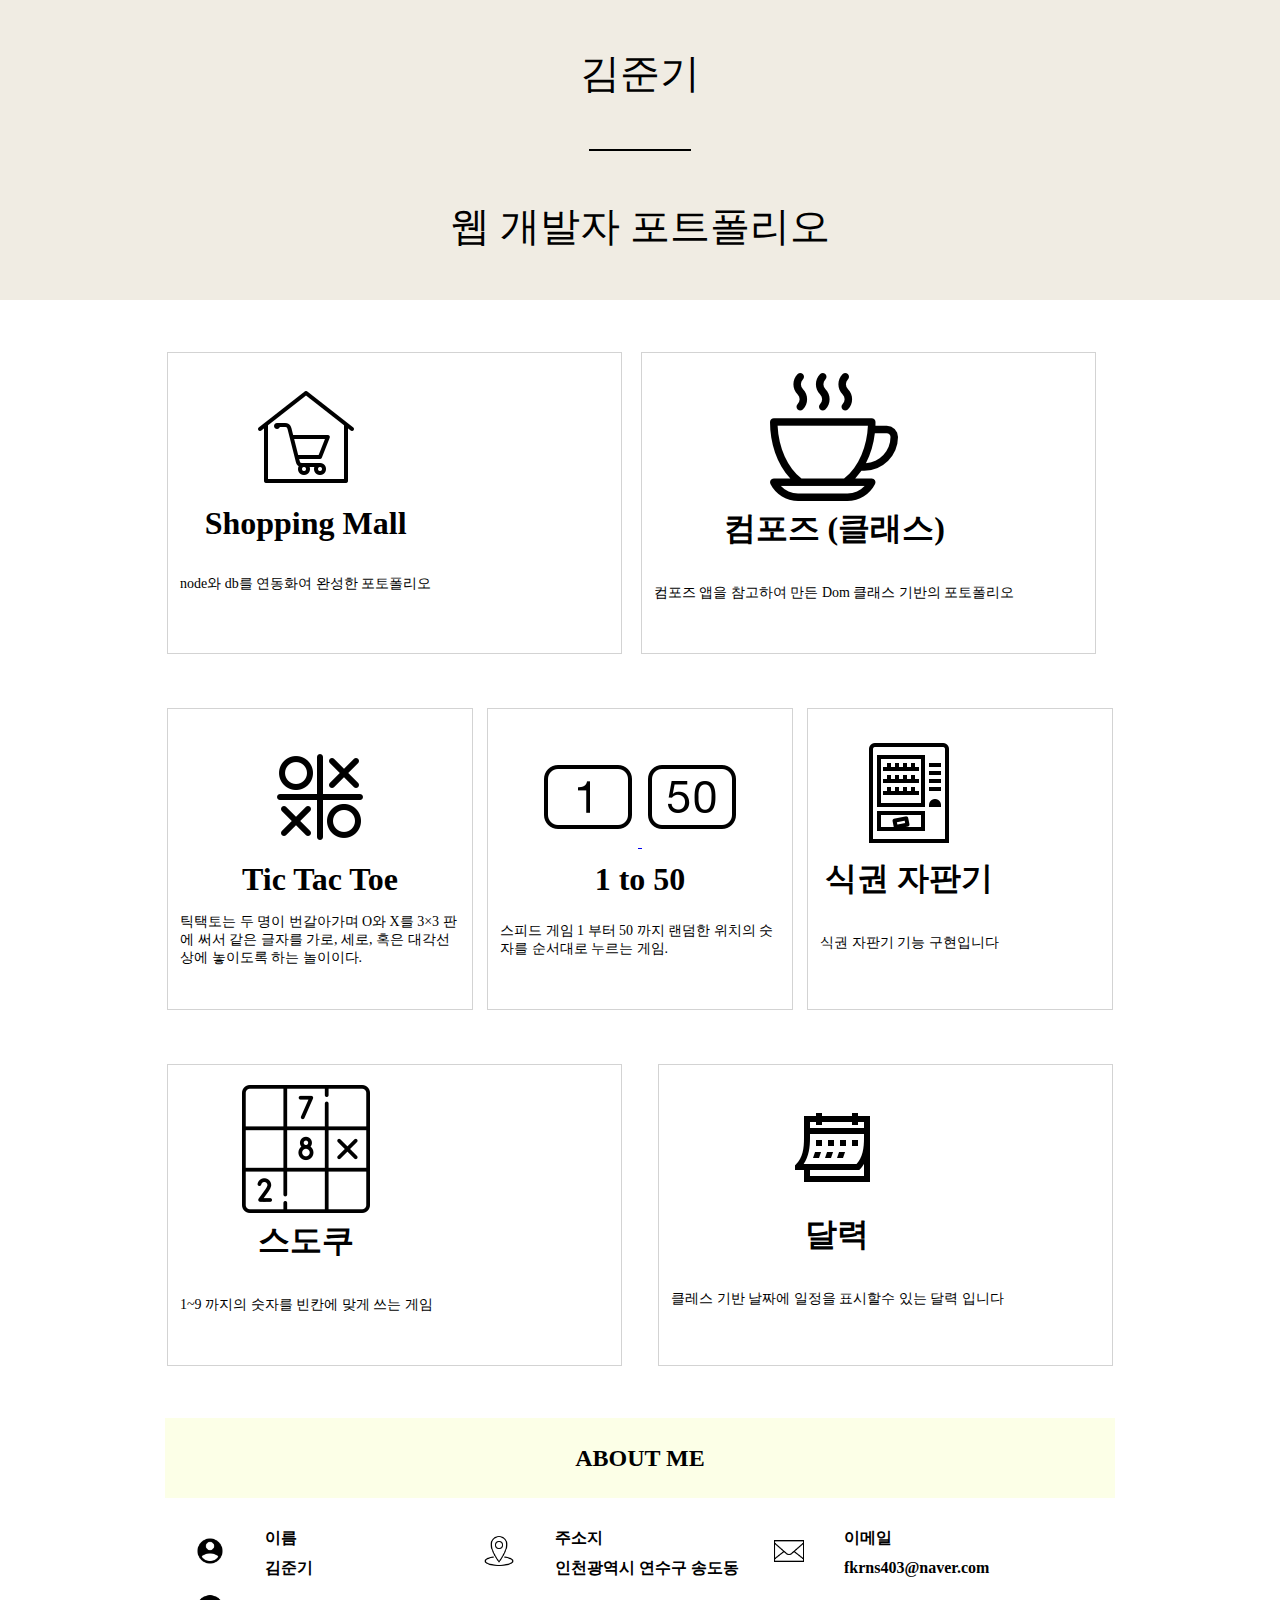
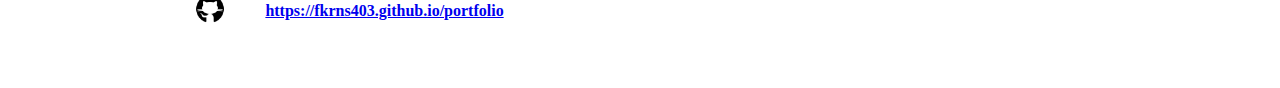
<file: index.html>
<!DOCTYPE html>
<html lang="en">
<head>
    <meta charset="UTF-8">
    <meta http-equiv="X-UA-Compatible" content="IE=edge">
    <meta name="viewport" content="width=device-width, initial-scale=1.0">
    <title>Portfolio</title>
    <link rel="icon" type="image/png" href="icon.png" />
    <style>
        *{
            margin: 0;
            padding: 0;
        }
        #header {
            width: 100%;
            height: 300px;
            background-color: rgb(240, 236, 227);
            text-align: center;
            font-size: 40px;
        }
        .content {
            margin: 0 auto;
            margin-top: 50px;
            text-align: center;
            width: 950px;
        }
        .item {
            width: 300px;
            height: 300px;
            border: 1px solid lightgray;
        }
        .space {
            width: 10px;
        }
        #footer {
            margin: 0 auto;
            margin-top: 50px;
            width: 950px;
            margin-bottom: 50px;
            border-collapse: collapse;
        }
        .footer-header {
            text-align: center;
            height: 80px;
            background-color: rgb(252, 255, 231);
            /* border: 1px solid lightgray; */
        }
        .footer-icon{
            width: 50px;
            text-align: center;
            /* border: 1px solid lightgray; */
        }
        .footer-content{
            padding-left: 10px;
            width: 100px;
            height: 30px;
            font-weight: bold;
            /* border: 1px solid lightgray; */
        }
        .footer-space {
            height: 25px;
        }
        .item-icon {
            height: 120px;
        }
        .item-info {
            text-align: left;
            height: 60px;
            font-size: 14px;
            padding: 10px;
        }
        
    </style>
</head>
<body>
    
    <!--
        [1] 색상 조합 : https://colorhunt.co/
        [2] 아이콘 : https://icons8.kr/icons

    -->

    <table id="header">
        <tr>
            <td>
                김준기
            </td>
        </tr>

        <tr>
            <td align="center">
                <hr width="100px" color="black">
            </td>
        </tr>
        <tr>
            <td>
                웹 개발자 포트폴리오
            </td>
        </tr>
    </table>

    <table class="content">
        <tr>
            <td class="item">
                <table>
                    <tr>
                        <td class="item-icon">
                            <a href="http://kim0104.cafe24app.com/">
                                <img src="shopping.png">
                            </a>
                        </td>
                    </tr>
                    <tr>
                        <td class="item-title">
                            <h1>Shopping Mall</h1>
                        </td>
                    </tr>
                    <tr>
                        <td class="item-info">
                            node와 db를 연동화여 완성한 포토폴리오
                        </td>
                    </tr>
                </table>
            </td>
            <td class="space"></td>
            <td class="item">
                <table>
                    <tr>
                        <td class="item-icon">
                            <a href="./클래스shop/index.html">
                                <img src="cafe.png">
                            </a>
                        </td>
                    </tr>
                    <tr>
                        <td class="item-title"><h1>컴포즈 (클래스)</h1></td>
                    </tr>
                    <tr>
                        <td class="item-info">컴포즈 앱을 참고하여
                            만든 Dom 클래스 기반의 포토폴리오
                        </td>
                    </tr>
                </table>
            </td>
            <td class="space"></td>
        </tr>
    </table>

    <table class="content">
        <tr>
            <td class="item">
                <table>    
                    <tr>         
                        <td class="item-icon">
                            <a href="./틱택토/index.html">
                                <img src="ttt.png">    
                            </a>       
                        </td>
                    </tr>
                        <tr>
                            <td class="item-title">
                                <h1>Tic Tac Toe</h1>              
                            </td>
                        </tr>
                        
                        <tr>
                            <td class="item-info">틱택토는 두 명이 번갈아가며 O와 X를 
                                3×3 판에 써서 같은 글자를 가로, 세로, 
                                혹은 대각선 상에 놓이도록 하는 놀이이다. 
                            </td>
                        </tr>
                   
                </table>
            </td>
            <td class="space"></td>
            <td class="item">
                <table>
                    <tr>
                        <td class="item-icon">
                            <a href="./스피드게임_1to50/index.html">
                                <img src="icons1.png">
                                <img src="icons50.png"> 
                            </a>
  
                        </td>
                    </tr>
                    <tr>
                        <td class="item-title"><h1>1 to 50</h1></td>
                    </tr>
                    <tr>
                        <td class="item-info">스피드 게임 1 부터 50 까지 랜덤한 위치의
                            숫자를 순서대로 누르는 게임. 
                        </td>
                    </tr>
                </table>
            </td>
            <td class="space"></td>
            <td class="item">
                <table>
                    <tr>
                      
                        <td class="item-icon">  
                            <a href="./식권자판기/index.html">
                                <img src="vending.png">
                            </a>
                        </td>
                    </tr>
                    <tr>
                        <td class="item-title"><h1>식권 자판기</h1></td>
                    </tr>
                    <tr>
                        <td class="item-info">식권 자판기 기능 구현입니다
                        </td>
                    </tr>
                </table>
            </td>
        </tr>
    </table>

    <table class="content">
        <tr>
            <td class="item">
                <table>
                    <tr>
                        <td class="item-icon">

                            <a href="./스도쿠/main.html">
                                <img src="sudoku.png">
                            </a>
                        </td>
                    </tr>
                    <tr>
                        <td class="item-title">
                            <h1>스도쿠</h1>
                        </td>
                    </tr>
                    
                    <tr>
                        <td class="item-info">
                            1~9 까지의 숫자를 빈칸에 맞게 쓰는 게임
                        </td>
                    </tr>
                </table>
            </td>
            <td class="space"></td>
            <td class="space"></td>
            <td class="item">
                <table>
                    <tr>
                        <td class="item-icon">
                            <a href="./달력/index.html">
                                <img src="calendar.png">

                            </a>
                        </td>
                    </tr>
                    <tr>
                        <td class="item-title"><h1>달력</h1></td>
                    </tr>
                    <tr>
                        <td class="item-info"> 클레스 기반 날짜에 일정을 표시할수 있는 달력 입니다
                        </td>
                    </tr>
                </table>
            </td>
        </tr>
    </table>

    <table id="footer">
        <tr>
            <td class="footer-header" colspan="6"><h2>ABOUT ME</h2></td>
        </tr>
        <tr>
            <td class="footer-space" colspan="6"></td>
        </tr>
        <tr>
            <td class="footer-icon" rowspan="2"><img src="person.png" width="30px"></td>
            <td class="footer-content">이름</td>
            <td class="footer-icon" rowspan="2"><img src="address.png" width="30px"></td>
            <td class="footer-content">주소지</td>
            <td class="footer-icon" rowspan="2"><img src="email.png" width="30px"></td>
            <td class="footer-content">이메일</td>
        </tr>
        <tr>
            <td class="footer-content">김준기</td>
            <td class="footer-content">인천광역시 연수구 송도동</td>
            <td class="footer-content">fkrns403@naver.com</td>
        </tr>
        <tr>
            <td class="footer-icon" style="height: 55px;">
                <img src="github.png" width="30px">
            </td>
            <td class="footer-content" colspan="5"><a href="https://fkrns403.github.io/portfolio/">https://fkrns403.github.io/portfolio</a></td>
        </tr>
    </table>

</body>
</html>
</file>
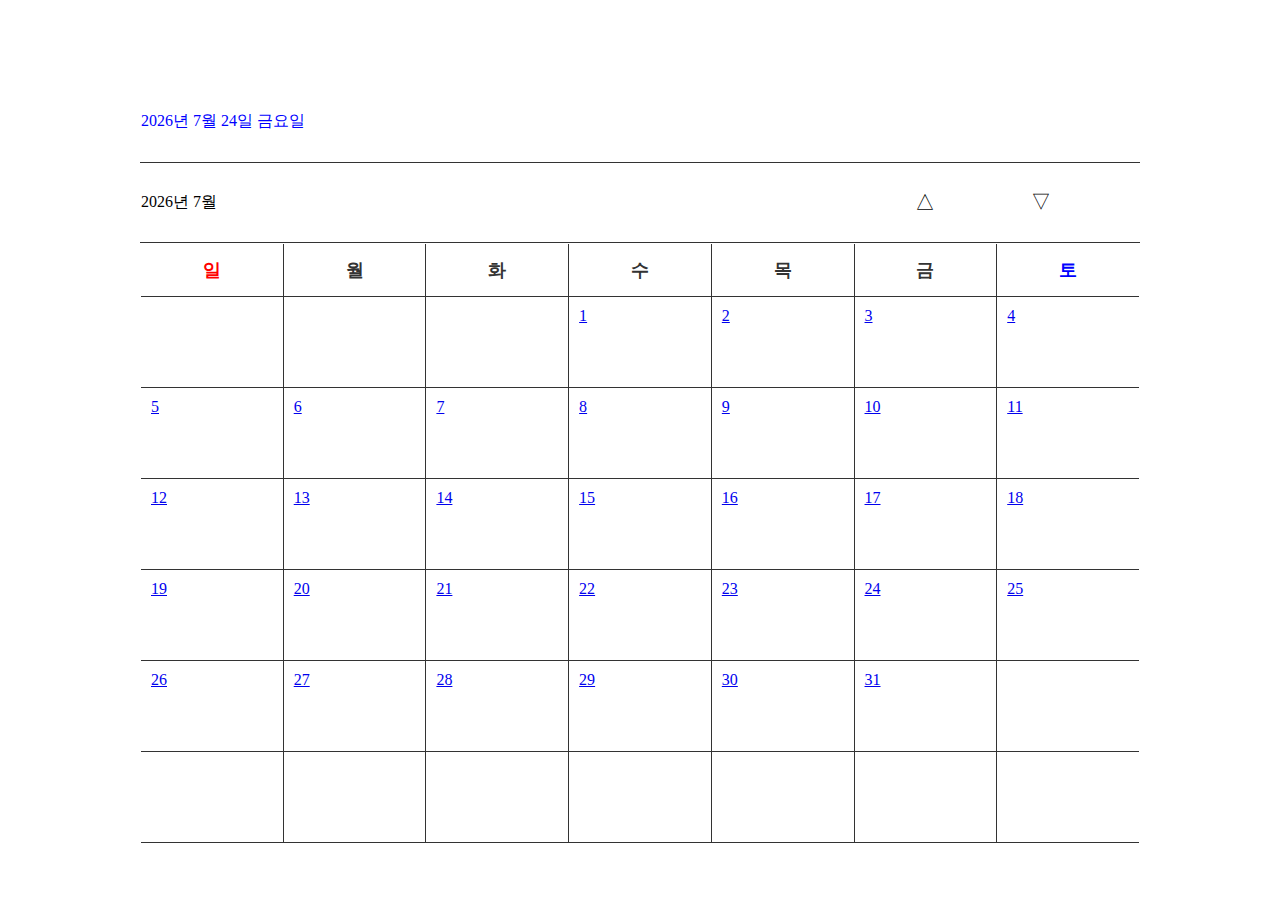
<file: 달력/index.html>
<!DOCTYPE html>
<html lang="ko">
<head>
    <meta charset="UTF-8">
    <meta http-equiv="X-UA-Compatible" content="IE=edge">
    <meta name="viewport" content="width=device-width, initial-scale=1.0">
    <title>Document</title>

    <script src="main.js" type="module"></script>

    <style>
        :root {
            --color: "009223";
        }
    </style>

</head>
<body>
    <div id="header"></div>
    <div id="content"></div>
</body>
</html>
</file>
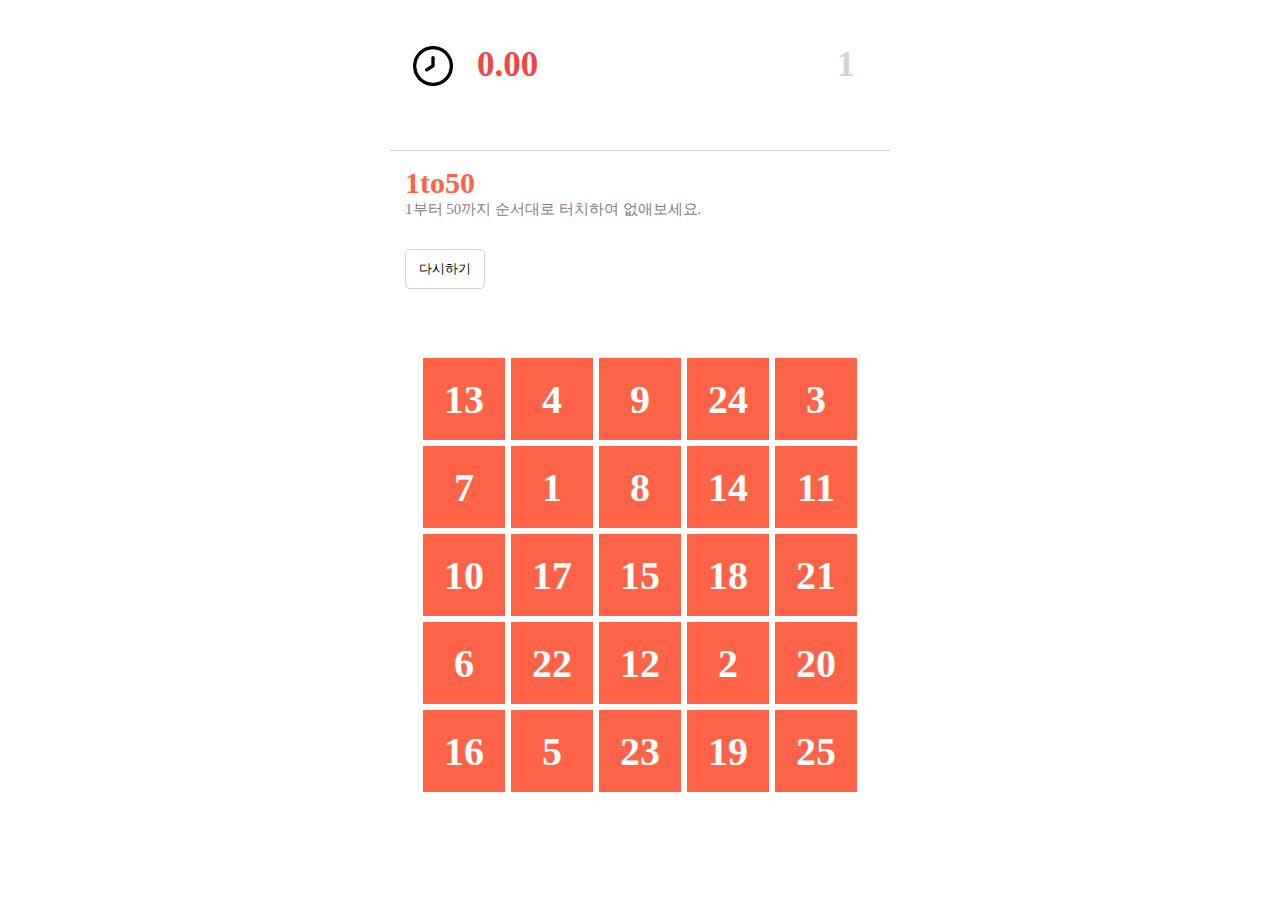
<file: 스피드게임_1to50/index.html>
<!DOCTYPE html>
<html lang="en">
<head>
    <meta charset="UTF-8">
    <meta http-equiv="X-UA-Compatible" content="IE=edge">
    <meta name="viewport" content="width=device-width, initial-scale=1.0">
    <title>Document</title>

    <style>

        /* timer */
        #timerTable {
            margin: 0 auto;
            margin-top: 30px;
            width: 500px;
            height: 70px;
        }
        #timerTd {
            font-size: 35px;
            font-weight: bold;
            color: rgb(240, 70, 70);
        }
        #gameNumTd {
            width: 50px;
            font-size: 35px;
            font-weight: bold;
            color: lightgray;
        }
        #imgTd {
            width: 80px;
        }
        #timerImg {
            padding-left: 20px;
            padding-top: 5px;
            width: 40px;
        }

        #headerTable {
            margin: 0 auto;
            margin-top: 50px;
            margin-bottom: 50px;
            border-collapse: collapse;
            border-top: 1px solid lightgray;
            width: 500px;
            height: 150px;
        }
        #headerTable td {
            padding: 15px;
        }
        #mainText {
            font-size: 30px;
            font-weight: bold;
            color: tomato;
        }
        #subText {
            font-size: 15px;
            color: gray;
        }
        #replyBtn {
            width: 80px;
            height: 40px;
            background-color: white;
            border: 1px solid lightgray;
            border-radius: 5px;
            cursor: pointer;
        }  

        /* game */
        #gameTable {
            margin: 0 auto;
            text-align: center;
        }
        .block {
            width: 80px;
            height: 80px;
            border-collapse: collapse;
            border: 2px solid white;
            background-color: tomato;
            cursor: pointer;

            font-size: 40px;
            font-weight: bold;
            color: white;
        }
        
    </style>

</head>
<body>

    <table id="timerTable">
        <tr>
            <td id="imgTd"><img id="timerImg" src="timer.png"></td>
            <td id="timerTd">0.00</td>
            <td id="gameNumTd">1</td>
        </tr>
    </table>

    <table id="headerTable">
        <tr>
            <td >
                <div id="mainText">1to50</div>
                <div id="subText">1부터 50까지 순서대로 터치하여 없애보세요.</div>
            </td>
        </tr>
        <tr>
            <td>
                <button id="replyBtn" onclick="reply()">다시하기</button>
            </td>
        </tr>
    </table>

    <table id="gameTable">
        <tr>
            <td class="block">1</td>
            <td class="block">2</td>
            <td class="block">3</td>
            <td class="block">4</td>
            <td class="block">5</td>
        </tr>
        <tr>
            <td class="block">6</td>
            <td class="block">7</td>
            <td class="block">8</td>
            <td class="block">9</td>
            <td class="block">10</td>
        </tr>
        <tr>
            <td class="block">11</td>
            <td class="block">12</td>
            <td class="block">13</td>
            <td class="block">14</td>
            <td class="block">15</td>
        </tr>
        <tr>
            <td class="block">16</td>
            <td class="block">17</td>
            <td class="block">18</td>
            <td class="block">19</td>
            <td class="block">20</td>
        </tr>
        <tr>
            <td class="block">21</td>
            <td class="block">22</td>
            <td class="block">23</td>
            <td class="block">24</td>
            <td class="block">25</td>
        </tr>
    </table>

    <script>

        let gameNum = 1;
        let size = 5;
        let frontList = [];
        let backList = [];

        let second = 0;
        let timer = 0;
        
        function setTime() {
            second += 1;

            let share = parseInt(second / 100);
            let modNum = second % 100;
            if(modNum < 10) {
                modNum = "0" + modNum;
            }
            let result = share + "." + modNum;

            document.querySelector("#timerTd").innerText = result;
        }

        function shuffle() {
            for(let i=0; i<50; i++) {
                let y = Math.floor(Math.random() * size);
                let x = Math.floor(Math.random() * size);
                let temp = frontList[0][0];
                frontList[0][0] = frontList[y][x];
                frontList[y][x] = temp;

                y = Math.floor(Math.random() * size);
                x = Math.floor(Math.random() * size);
                temp = backList[0][0];
                backList[0][0] = backList[y][x];
                backList[y][x] = temp;
            }
        }

        function setData() {
            let $gameTable = document.querySelector("#gameTable");

            for(let i=0; i<size; i++) {
                for(let j=0; j<size; j++) {
                    $gameTable.children[0].children[i].children[j].innerText = frontList[i][j];
                    $gameTable.children[0].children[i].children[j].addEventListener("click", checkBlock);
                }
            }
        }

        function checkBlock(e) {
            let $gameTable = document.querySelector("#gameTable");

            for(let i=0; i<size; i++) {
                for(let j=0; j<size; j++) {
                    if(e.target == $gameTable.children[0].children[i].children[j]) {
                        if($gameTable.children[0].children[i].children[j].innerText == gameNum) {

                            if(1 <= gameNum && gameNum <= size * size) {
                                $gameTable.children[0].children[i].children[j].innerText = backList[i][j];
                                $gameTable.children[0].children[i].children[j].style.backgroundColor = "rgb(240, 70, 70)";
                            } else {
                                $gameTable.children[0].children[i].children[j].innerText = "";
                                $gameTable.children[0].children[i].children[j].style.cursor = "default";
                                $gameTable.children[0].children[i].children[j].style.backgroundColor = "white";
                            }

                            gameNum += 1;
                        } 
                    }
                }
            }

            if(gameNum >= size * size * 2 + 1) {
                document.querySelector("#gameNumTd").innerText = size * size * 2;
            } else {
                document.querySelector("#gameNumTd").innerText = gameNum;
            }

            if(gameNum == 2) {
                timer = setInterval(setTime, 10);
            }

            if(gameNum == size * size * 2 + 1) {
                clearInterval(timer);
            }
        }

        function reply() {
            location.href="index.html";
        }

        function init() {
            let num = 1;
            for(let i=0; i<size; i++) {
                let frontTemp = [];
                let backTemp = [];
                for(let j=0; j<size; j++) {
                    frontTemp.push(num);
                    backTemp.push(num + size * size);
                    num += 1;
                }
                frontList.push(frontTemp);
                backList.push(backTemp);
            }

            

            shuffle();
            setData();

        }

        init();

        

    </script>

</body>
</html>
</file>
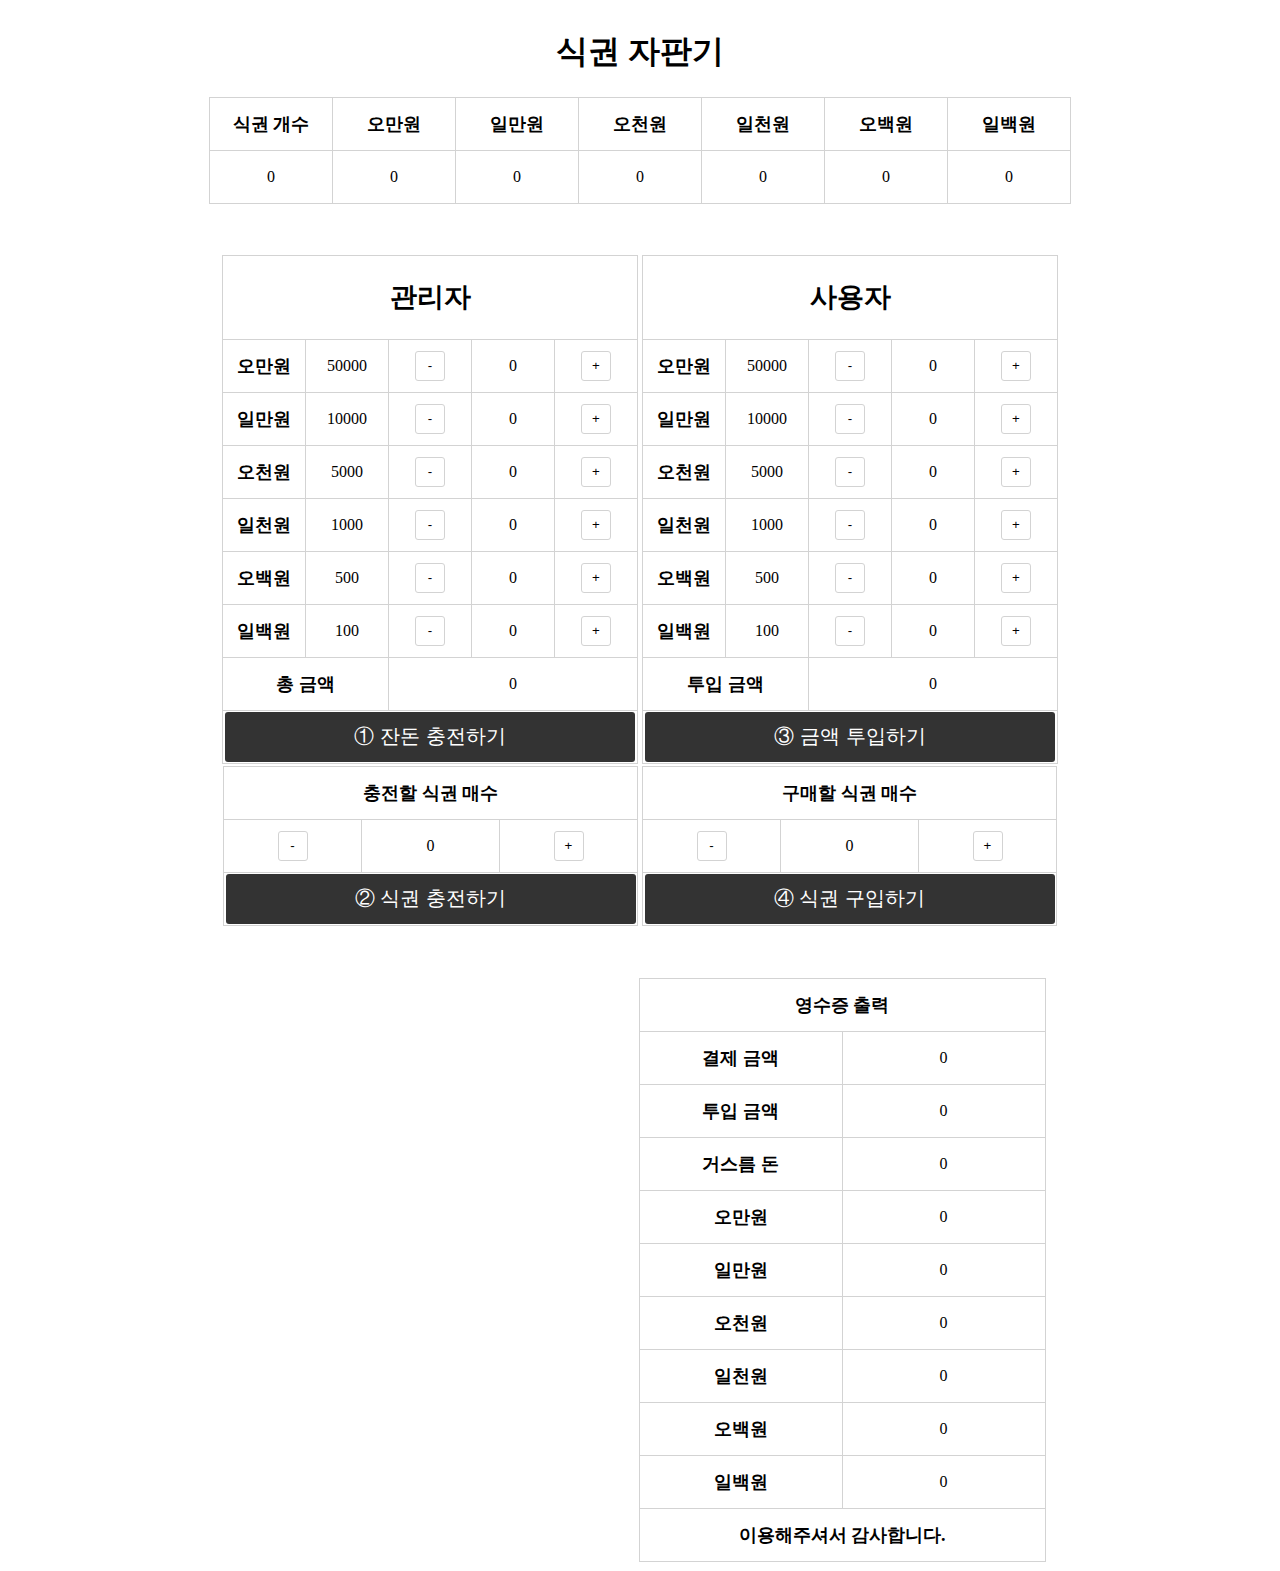
<file: 식권자판기/index.html>
<!DOCTYPE html>
<html lang="ko">
<head>
    <meta charset="UTF-8">
    <meta http-equiv="X-UA-Compatible" content="IE=edge">
    <meta name="viewport" content="width=device-width, initial-scale=1.0">
    <title>Document</title>
    <style>
        table {
            border-collapse: collapse;
        }

        #headerTable {
            margin: 0 auto;
            text-align: center;
        }
        #statusTable {
            margin: 0 auto;
            text-align: center;
        }
        .centerTable {
            margin: 0 auto;
            text-align: center;
        }

        #statusTable td, 
        #LcountTable td, 
        #RcountTable td, 
        #LticketCountTable td, 
        #RticketCountTable td, 
        #receiptTable td {
            border: 1px solid lightgray;
        }

        #statusTable td {
            width: 120px;
            height: 50px;
        }

        .emptyTable {
            height: 50px;
        }

        #LcountTable td, #RcountTable td {
            width: 80px;
            height: 50px;
        }

        .LminusBtn, .LplusBtn, .RminusBtn, .RplusBtn {
            cursor: pointer;
            width: 30px;
            height: 30px;
            background: white;
            border: 1px solid lightgray;
            border-radius: 3px;
        }
        .blackBtn {
            cursor: pointer;
            width: 410px;
            height: 50px;
            border: 0;
            background: #333333;
            border-radius: 3px;

            font-size: 20px;
            color: white;
        }

        #LticketCountTable td, #RticketCountTable td {
            width: 135px;
            height: 50px;
        }

        #receiptTable td {
            width: 200px;
            height: 50px;
        }
        #receiptEmptyTd {
            width: 400px;
        }

        #statusTable tr:nth-child(1) {
            font-size: 18px;
            font-weight: bold;
        }

        #LcountTable td:nth-child(1), 
        #RcountTable td:nth-child(1), 
        #LticketCountTable td:nth-child(1), 
        #LticketCountTable td:nth-child(1), 
        #RticketCountTable td:nth-child(1),
        #receiptTable td:nth-child(1) {
            font-size: 18px;
            font-weight: bold;
        }
    </style>
</head>
<body>

<!--
    [예시1]
    (1) 잔돈 충전하기 : 오백원(5), 일백원(5)
    (2) 충전할 식권 매수 : 5
    (3) 급액 투입하기 : 오천원(1)
    (4) 식권 구입하기 : 1
    (5) 영수증 출력
        1) 결제 금액 : 3200
        2) 투입 금액 : 5000
        3) 거스름 돈 : 1800
        4) 오백원 : 3
        5) 일백원 : 3
    (6) 결과
        1) 식권 개수 : 4
        2) 오만원(0), 일만원(0), 오천원(1), 일천원(0) 오백원(2) 일백원(2)

    [예시2]
    (1) 잔돈 충전하기 : 일천원(1), 오백원(5), 일백원(5)
    (2) 충전할 식권 매수 : 5
    (3) 금액 투입하기 : 일만원(1)
    (4) 식권 구입하기 : 1
    (5) 영수증 출력
        * 잔돈이 부족해 거래 불가
        1) 결제 금액 : 3200
        2) 투입 금액 : 10000
        3) 거스름 돈 : 6800

    [예시3]
    (1) 잔돈 충전하기 : 오천원(1), 일천원(1), 오백원(5), 일백원(5)
    (2) 충전할 식권 매수 : 5
    (3) 금액 투입하기 : 일만원(1)
    (4) 식권 구입하기 : 1
    (5) 영수증 출력
        1) 결제 금액 : 3200
        2) 투입 금액 : 10000
        3) 거스름 돈 : 6800
        4) 오천원 : 1
        5) 일천원 : 1
        6) 오백원 : 1
        7) 일백원 : 3
    (6) 결과
        1) 식권 개수 : 4
        2) 오만원(0), 일만원(1), 오천원(0), 일천원(0) 오백원(4) 일백원(2)
 -->

    <table id="headerTable">
        <tr>
            <td colspan="7">
                <h1>식권 자판기</h1>
            </td>
        </tr>
    </table>

    <table id="statusTable">
        <tr>
            <td>식권 개수</td>
            <td>오만원</td>
            <td>일만원</td>
            <td>오천원</td>
            <td>일천원</td>
            <td>오백원</td>
            <td>일백원</td>
        </tr>
        <tr>
            <td id="statusTicket">0</td>
            <td class="statusCount">0</td>
            <td class="statusCount">0</td>
            <td class="statusCount">0</td>
            <td class="statusCount">0</td>
            <td class="statusCount">0</td>
            <td class="statusCount">0</td>
        </tr>
    </table>

    <table class="emptyTable"></table>

    <table class="centerTable">
        <tr>
            <td>
                <table id="LcountTable">
                    <tr>
                        <td colspan="5">
                            <h2>관리자</h2>
                        </td>
                    </tr>
                    <tr>
                        <td>오만원</td>
                        <td>50000</td>
                        <td><button class="LminusBtn">-</button></td>
                        <td class="Lcount">0</td>
                        <td><button class="LplusBtn">+</button></td>
                    </tr>
                    <tr>
                        <td>일만원</td>
                        <td>10000</td>
                        <td><button class="LminusBtn">-</button></td>
                        <td class="Lcount">0</td>
                        <td><button class="LplusBtn">+</button></td>
                    </tr>
                    <tr>
                        <td>오천원</td>
                        <td>5000</td>
                        <td><button class="LminusBtn">-</button></td>
                        <td class="Lcount">0</td>
                        <td><button class="LplusBtn">+</button></td>
                    </tr>
                    <tr>
                        <td>일천원</td>
                        <td>1000</td>
                        <td><button class="LminusBtn">-</button></td>
                        <td class="Lcount">0</td>
                        <td><button class="LplusBtn">+</button></td>
                    </tr>
                    <tr>
                        <td>오백원</td>
                        <td>500</td>
                        <td><button class="LminusBtn">-</button></td>
                        <td class="Lcount">0</td>
                        <td><button class="LplusBtn">+</button></td>
                    </tr>
                    <tr>
                        <td>일백원</td>
                        <td>100</td>
                        <td><button class="LminusBtn">-</button></td>
                        <td class="Lcount">0</td>
                        <td><button class="LplusBtn">+</button></td>
                    </tr>
                    <tr>
                        <td colspan="2">총 금액</td>
                        <td colspan="3" id="Ltotal">0</td>
                    </tr>
                    <tr>
                        <td colspan="5">
                            <button class="blackBtn" onclick="LplusMoney(this)">① 잔돈 충전하기</button>
                        </td>
                    </tr>
                </table>
            </td>
            <td></td>
            <td>
                <table id="RcountTable">
                    <tr>
                        <td colspan="5">
                            <h2>사용자</h2>
                        </td>
                    </tr>
                    <tr>
                        <td>오만원</td>
                        <td>50000</td>
                        <td><button class="RminusBtn">-</button></td>
                        <td class="Rcount">0</td>
                        <td><button class="RplusBtn">+</button></td>
                    </tr>
                    <tr>
                        <td>일만원</td>
                        <td>10000</td>
                        <td><button class="RminusBtn">-</button></td>
                        <td class="Rcount">0</td>
                        <td><button class="RplusBtn">+</button></td>
                    </tr>
                    <tr>
                        <td>오천원</td>
                        <td>5000</td>
                        <td><button class="RminusBtn">-</button></td>
                        <td class="Rcount">0</td>
                        <td><button class="RplusBtn">+</button></td>
                    </tr>
                    <tr>
                        <td>일천원</td>
                        <td>1000</td>
                        <td><button class="RminusBtn">-</button></td>
                        <td class="Rcount">0</td>
                        <td><button class="RplusBtn">+</button></td>
                    </tr>
                    <tr>
                        <td>오백원</td>
                        <td>500</td>
                        <td><button class="RminusBtn">-</button></td>
                        <td class="Rcount">0</td>
                        <td><button class="RplusBtn">+</button></td>
                    </tr>
                    <tr>
                        <td>일백원</td>
                        <td>100</td>
                        <td><button class="RminusBtn">-</button></td>
                        <td class="Rcount">0</td>
                        <td><button class="RplusBtn">+</button></td>
                    </tr>
                    <tr>
                        <td colspan="2">투입 금액</td>
                        <td colspan="3" class="Rtotal">0</td>
                    </tr>
                    <tr>
                        <td colspan="5">
                            <button class="blackBtn" onclick="RplusMoney(this)">③ 금액 투입하기</button>
                        </td>
                    </tr>
                </table>
            </td>
        </tr>
    </table>

    <table class="centerTable">
        <tr>
            <td>
                <table id="LticketCountTable">
                    <tr>
                        <td colspan="3">충전할 식권 매수</td>
                    </tr>
                    <tr>
                        <td><button class="LminusBtn">-</button></td>
                        <td class="Lcount">0</td>
                        <td><button class="LplusBtn">+</button></td>
                    </tr>
                    <tr>
                        <td colspan="3">
                            <button class="blackBtn" onclick="LplusTicket(this)">② 식권 충전하기</button>
                        </td>
                    </tr>
                </table>
            </td>
            <td></td>
            <td>
                <table id="RticketCountTable">
                    <tr>
                        <td colspan="3">구매할 식권 매수</td>
                    </tr>
                    <tr>
                        <td><button class="RminusBtn">-</button></td>
                        <td class="Rcount">0</td>
                        <td><button class="RplusBtn">+</button></td>
                    </tr>
                    <tr>
                        <td colspan="3">
                            <button class="blackBtn" onclick="RplusTicket(this)">④ 식권 구입하기</button>
                        </td>
                    </tr>
                </table>
            </td>
        </tr>
    </table>

    <table class="emptyTable"></table>

    <table class="centerTable">
        <tr>
            <td id="receiptEmptyTd"></td>
            <td></td>
            <td id="receipt">
                <table id='receiptTable'>
                    <tr>
                        <td colspan='2'>영수증 출력</td>
                    </tr>
                    <tr>
                        <td>결제 금액</td>
                        <td id="total">0</td>
                    </tr>
                    <tr>
                        <td>투입 금액</td>
                        <td class="Rtotal">0</td>
                    </tr>
                    <tr>
                        <td>거스름 돈</td>
                        <td id="charge">0</td>
                    </tr>
                    <tr>
                        <td>오만원</td>
                        <td class="receiptCount">0</td>
                    </tr>
                    <tr>
                        <td>일만원</td>
                        <td class="receiptCount">0</td>
                    </tr>
                    <tr>
                        <td>오천원</td>
                        <td class="receiptCount">0</td>
                    </tr>
                    <tr>
                        <td>일천원</td>
                        <td class="receiptCount">0</td>
                    </tr>
                    <tr>
                        <td>오백원</td>
                        <td class="receiptCount">0</td>
                    </tr>
                    <tr>
                        <td>일백원</td>
                        <td class="receiptCount">0</td>
                    </tr>
                    <tr>
                        <td colspan='2'>이용해주셔서 감사합니다.</td>    
                    </tr>
                </table>
            </td>
        </tr>
    </table>

    <script>

        let ticketPrice = 3200;
        let sampleMoneyList = [50000, 10000, 5000, 1000, 500, 100];

        let adminCountList = [0, 0, 0, 0, 0, 0];
        let userCountList = [0, 0, 0, 0, 0, 0];

        let LminusBtnList = document.querySelectorAll(".LminusBtn");
        let LplusBtnList = document.querySelectorAll(".LplusBtn");
        let LcountList = document.querySelectorAll(".Lcount");

        let RminusBtnList = document.querySelectorAll(".RminusBtn");
        let RplusBtnList = document.querySelectorAll(".RplusBtn");
        let RcountList = document.querySelectorAll(".Rcount");

        for(let i=0; i<7; i++) {
            LminusBtnList[i].addEventListener("click", LminusClick);
            LplusBtnList[i].addEventListener("click", LplusClick);
            RminusBtnList[i].addEventListener("click", RminusClick);
            RplusBtnList[i].addEventListener("click", RplusClick);
        }

        function LminusClick(e) {
            for(let i=0; i<LminusBtnList.length; i++) {
                if(e.target == LminusBtnList[i]) {
                    if(Number( LcountList[i].textContent) > 0) {
                        LcountList[i].textContent = Number(LcountList[i].textContent) - 1;
                    }
                }
            }
        }
        function LplusClick(e) {
            for(let i=0; i<LplusBtnList.length; i++) {
                if(e.target == LplusBtnList[i]) {
                    LcountList[i].textContent = Number(LcountList[i].textContent) + 1;
                }
            }
        }
        function RminusClick(e) {
            for(let i=0; i<RminusBtnList.length; i++) {
                if(e.target == RminusBtnList[i]) {
                    if(Number( RcountList[i].textContent) > 0) {
                        RcountList[i].textContent = Number(RcountList[i].textContent) - 1;
                    }
                }
            }
        }
        function RplusClick(e) {
            for(let i=0; i<RplusBtnList.length; i++) {
                if(e.target == RplusBtnList[i]) {
                    RcountList[i].textContent = Number(RcountList[i].textContent) + 1;
                }
            }
        }

        function disableBtn(dir, obj) {
            obj.setAttribute("disabled", "disabled");
            obj.style.background = "gray";

            if(dir == "left") {
                for(let i=0; i<LminusBtnList.length - 1; i++) {
                    LminusBtnList[i].setAttribute("disabled", "disabled");
                    LplusBtnList[i].setAttribute("disabled", "disabled");
                }
            } else {
                for(let i=0; i<RminusBtnList.length - 1; i++) {
                    RminusBtnList[i].setAttribute("disabled", "disabled");
                    RplusBtnList[i].setAttribute("disabled", "disabled");
                }
            }

            zeroBtn(dir);
        }

        function zeroBtn(dir) {
            if(dir == "left") {
                for(let i=0; i<LcountList.length; i++) {
                    LcountList[i].textContent = 0;
                }
            } else {
                for(let i=0; i<RcountList.length; i++) {
                    RcountList[i].textContent = 0;
                }
            }
        }

        function setTotal(dir) {
            let total = 0;
            if(dir == "left") {
                for(let i=0; i<sampleMoneyList.length; i++) {
                    adminCountList[i] = Number(LcountList[i].textContent);
                    total += sampleMoneyList[i] * Number(LcountList[i].textContent);
                }
                document.querySelector("#Ltotal").textContent = total;
            } else {
                for(let i=0; i<sampleMoneyList.length; i++) {
                    userCountList[i] = Number(RcountList[i].textContent);
                    total += sampleMoneyList[i] * Number(RcountList[i].textContent);
                }
                let rTotalList = document.querySelectorAll(".Rtotal");
                for(let i=0; i<rTotalList.length; i++) {
                    rTotalList[i].textContent = total;
                }
            }
        }

        function LplusMoney(obj) {
            let statusCountList = document.querySelectorAll(".statusCount");
            for(let i=0; i<statusCountList.length; i++) {
                statusCountList[i].textContent = LcountList[i].textContent;
            }

            setTotal("left");
            disableBtn("left", obj);
        }

        function RplusMoney(obj) {
            setTotal("right");
            disableBtn("right", obj);
        }
   
        function LplusTicket(obj) {
            document.querySelector("#statusTicket").textContent = LcountList[6].textContent;
            LcountList[6].textContent = 0;
            obj.setAttribute("disabled", "disabled");
            obj.style.background = "gray";

            LminusBtnList[6].setAttribute("disabled", "disabled");
            LplusBtnList[6].setAttribute("disabled", "disabled");
        }

        function RplusTicket(obj) {
            obj.setAttribute("disabled", "disabled");
            obj.style.background = "gray";

            RminusBtnList[6].setAttribute("disabled", "disabled");
            RplusBtnList[6].setAttribute("disabled", "disabled");

            calc();
        }

        function calc() {
            /*
                1. 구매할 식권수량 <= 재고
                    (1) 투입 금액 >= 결제 금액
                        1) 거스름돈 계산
                        2) 잔돈이 충분하면
                            투입, 관리자 지폐 수량 증가
                            잔돈, 관리자 지폐 수량 감소
                            식권수량 감소

                            식권구매가 완료되었습니다.
                        3) 잔돈이 충분하지 않으면
                            잔돈이 부족합니다. 관리자에게 문의하세요.
                    (2) 투입 금액 < 결제 금액
                        투입한 금액이 부족합니다. 다시 거래를 진행해주세요.
                2. 구매할 식권수량 > 재고
                    식권이 부족합니다. 관리자에게 문의하세요.


                    [영수증]
                        결제 금액 : 
                        투입 금액 : 
                        거스름 돈 :

            */

            let tempAdminCountList = [0, 0, 0, 0, 0, 0];
            let tempUserCountList = [0, 0, 0, 0, 0, 0];
            for(let i=0; i<sampleMoneyList.length; i++) {
                tempAdminCountList[i] = adminCountList[i];
                tempAdminCountList[i] += userCountList[i];
            }

            let 구매수량 = Number(RcountList[6].textContent);
            let 재고수량 = Number(document.querySelector("#statusTicket").textContent);
            
            let 결제금액 = 구매수량 * ticketPrice;
            document.querySelector("#total").textContent = 결제금액;

            let 투입금액 = Number(document.querySelectorAll(".Rtotal")[0].textContent);

            if(구매수량 <= 재고수량) {
                if(투입금액 >= 결제금액) {
                    let 거스름돈 = 투입금액 - 결제금액;
                    document.querySelector("#charge").textContent = 거스름돈;

                    let temp = 거스름돈;
                    console.log(거스름돈);

                    for(let i=0; i<sampleMoneyList.length; i++) {
                        while(true) {
                            if(temp >= sampleMoneyList[i] && tempAdminCountList[i] > 0) {
                                temp -= sampleMoneyList[i];
                                tempAdminCountList[i] -= 1;
                                tempUserCountList[i] += 1;
                            } else {
                                break;
                            }
                        }
                    }

                    console.log(tempUserCountList);

                    if(temp == 0) {
                        // 식권수량 감소
                        document.querySelector("#statusTicket").textContent = 재고수량 - 구매수량;

                        // 관리자 지폐수량 셋팅
                        let statusCountList = document.querySelectorAll(".statusCount");
                        let receiptCountList = document.querySelectorAll(".receiptCount");
                        for(let i=0; i<sampleMoneyList.length; i++) {
                            statusCountList[i].textContent = tempAdminCountList[i];
                            receiptCountList[i].textContent = tempUserCountList[i];
                        }
                        alert("식권 구매가 완료되었습니다.");
                    } else {
                        alert("잔돈이 부족합니다. 관리자에게 문의하세요.");
                    }
                } else {
                    alert("투입한 금액이 부족합니다. 다시 거래를 진행해주세요.");
                }
            } else {
                alert("식권이 부족합니다. 관리자에게 문의하세요.");
            }
        }

   </script>


</body>
</html>
</file>
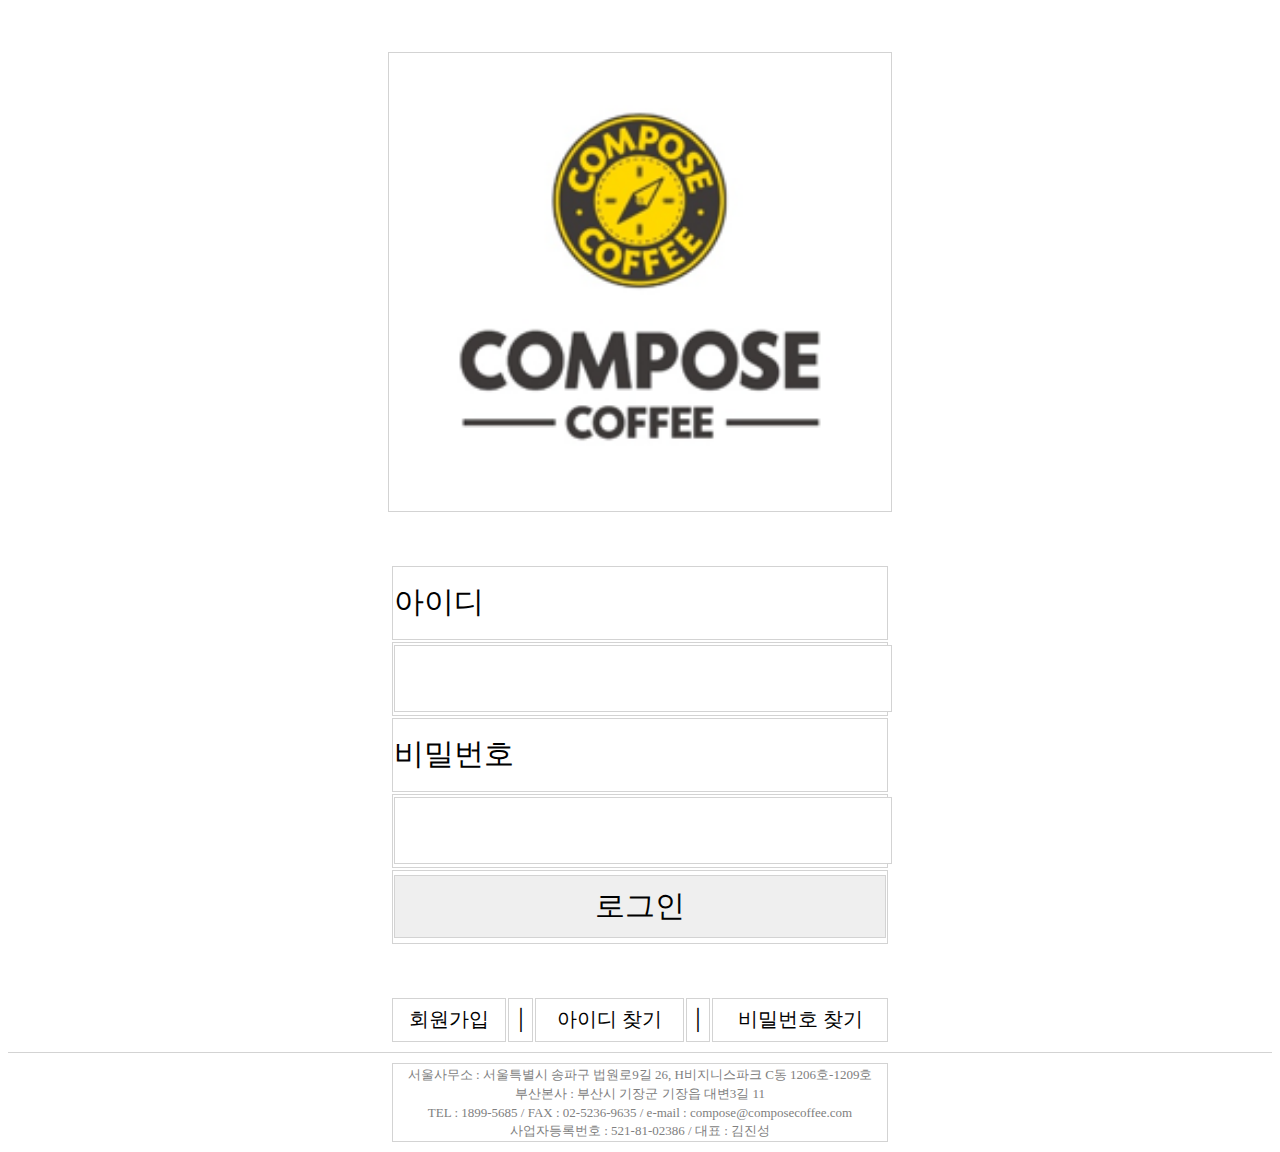
<file: 클래스shop/index.html>
<!DOCTYPE html>
<html lang="en">
<head>
    <meta charset="UTF-8">
    <meta http-equiv="X-UA-Compatible" content="IE=edge">
    <meta name="viewport" content="width=device-width, initial-scale=1.0">
    <title>Document</title>

    <script src="main.js" type="module"></script>

</head>
<body>
    <div id="header"></div>
    <div id="content">
    </div>
    <div id="footer"></div>
</body>
</html>
</file>
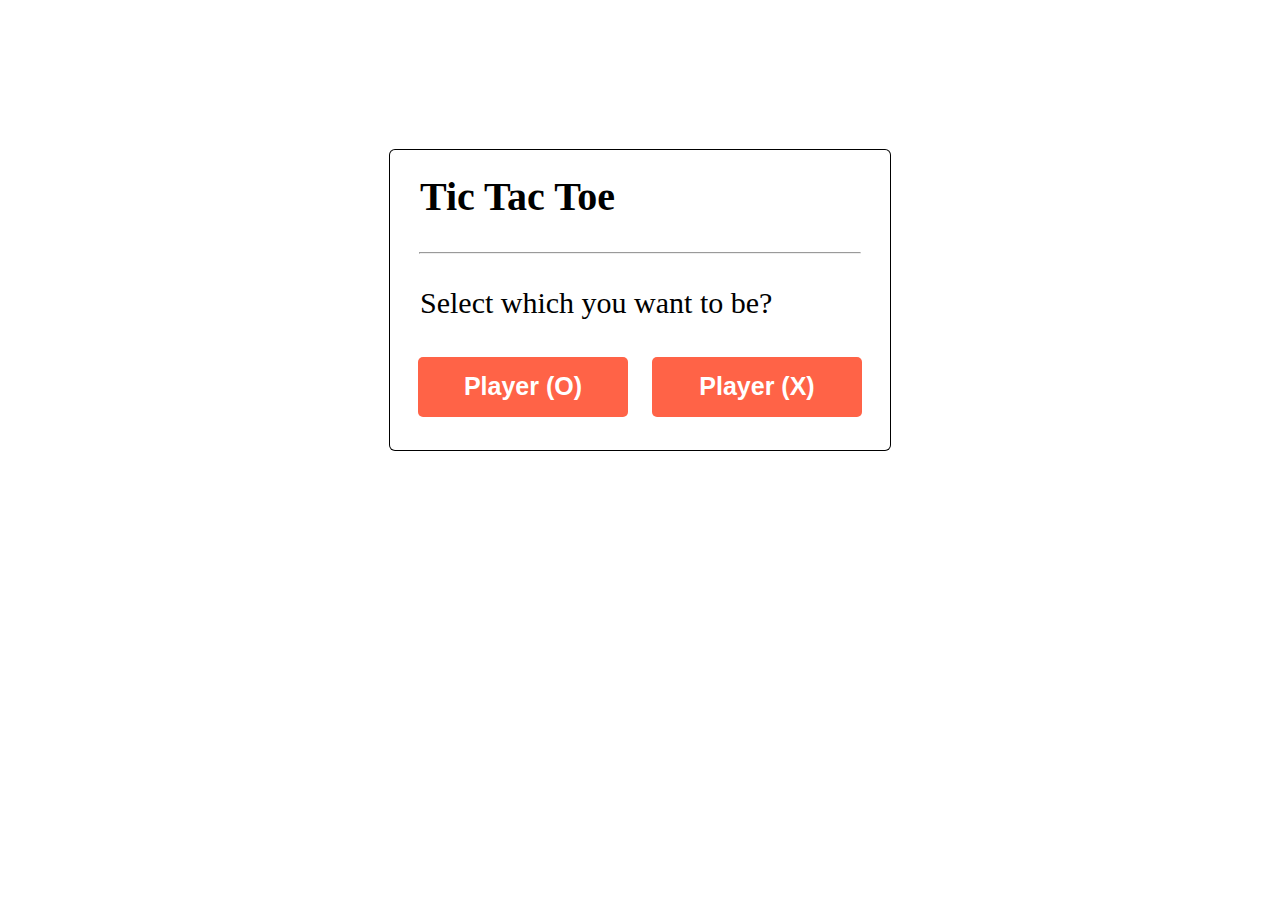
<file: 틱택토/index.html>
<!DOCTYPE html>
<html lang="en">
<head>
    <meta charset="UTF-8">
    <meta http-equiv="X-UA-Compatible" content="IE=edge">
    <meta name="viewport" content="width=device-width, initial-scale=1.0">
    <title>Document</title>

    <link rel="stylesheet" href="style.css">

</head>
<body>
    
    <table id="mainTable">
        <tr>
            <td id="title">
                Tic Tac Toe
            </td>
        </tr>
        <tr>
            <td>
                <hr width="440px">
            </td>
        </tr>
        <tr>
            <td id="content">
                Select which you want to be?
            </td>
        </tr>
        <tr>
            <td id="footer">
                <button class="selectBtn" onclick="selectPlayer('O')">Player (O)</button>
                <button class="selectBtn" onclick="selectPlayer('X')">Player (X)</button>
            </td>
        </tr>
    </table>

    <table id="gameTable">
        <tr>
            <td id="gameTableTd"></td>
        </tr>
        <tr>
            <td>
                <button id="replayBtn" onclick="replay()">Replay</button>
            </td>
        </tr>
    </table>

    <script src="game.js"></script>

</body>
</html>
</file>
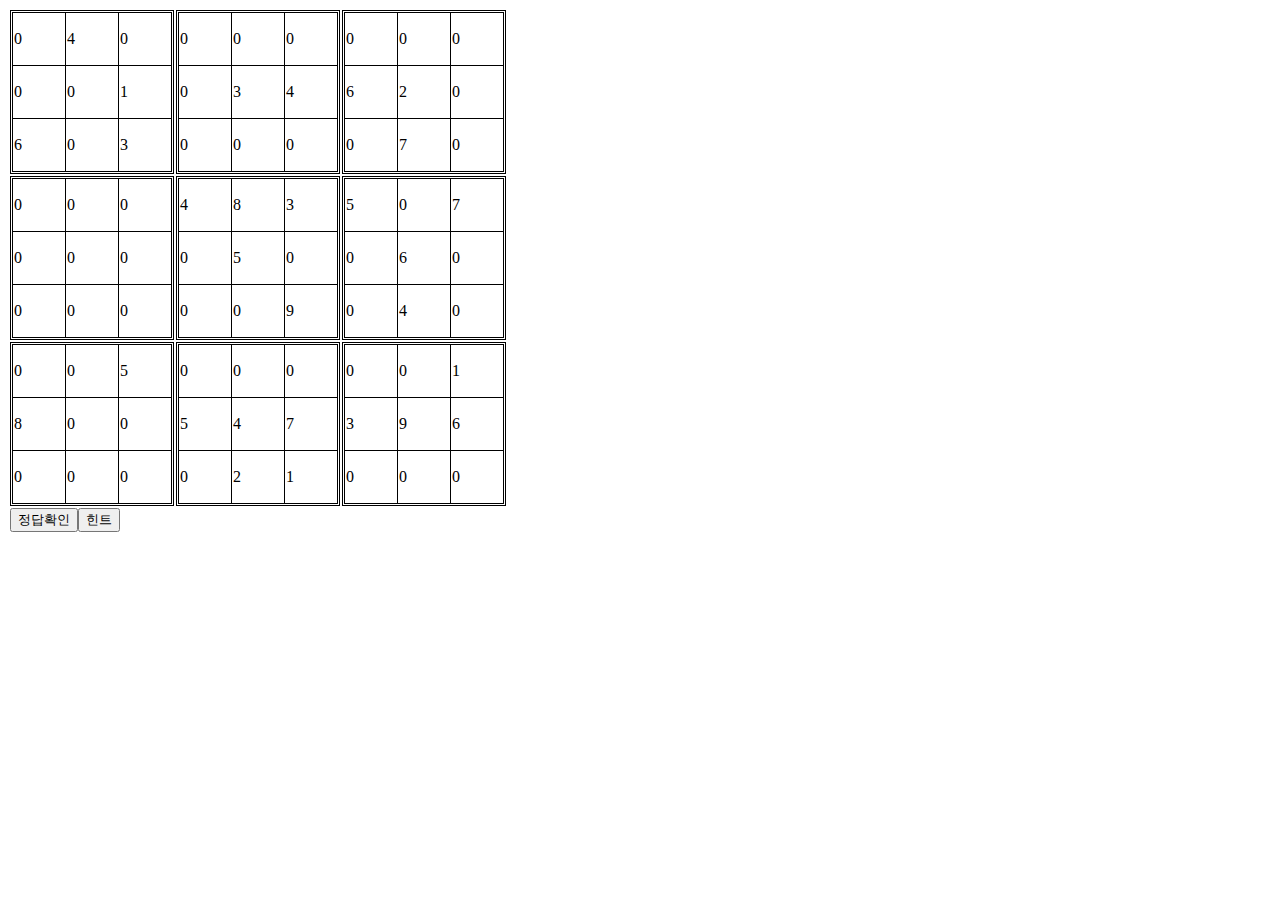
<file: 스도쿠/main.html>
<!DOCTYPE html>
<html lang="en">
<head>
    <meta charset="UTF-8">
    <meta http-equiv="X-UA-Compatible" content="IE=edge">
    <meta name="viewport" content="width=device-width, initial-scale=1.0">
    <title>Document</title>
    <link rel="stylesheet" href="style.css">
</head>
<body>
    <script src="body.js"></script>
    <script src="innerNumder.js"></script>
    
</body>
</html>
</file>
<file: 틱택토/style.css>
/* main */
#mainTable {
    margin: 0 auto;
    width: 500px;
    height: 300px;

    border-collapse: collapse;
    box-shadow: 0 0 0 1px #000;
    border-radius: 5px;
    border-style: hidden;
    margin-top: 150px;
}
.selectBtn {
    width: 210px;
    height: 60px;
    color: white;
    font-size: 25px;
    font-weight: bold;
    background-color: tomato;
    border-style: none;
    border-radius: 5px;
    cursor: pointer;
    margin: 10px;
    
    /* 마우스가 벗어 났을 때에도 
    자연스럽게 크기가 줄어들기 위한 설정 */
    transform:scale(1.0);     
    transition: transform .5s;    
}
.selectBtn:hover {
    transform:scale(0.95);        
    transition: transform .5s;    
}
#title {
    padding: 20px 30px;
    font-size: 40px;
    font-weight: bold;
}
#content {
    padding: 20px 30px;
    font-size: 30px;
}
#footer {
    text-align: center;
    padding-bottom: 20px;
}


/* header */
#headerTable {
    margin: 0 auto;
    margin-top: 20px;
    /* border: 1px solid black; */
    text-align: center;
    line-height: 80px;
    font-size: 42px;
    font-weight: bold;
    color: tomato;

    width: 500px;
    height: 100px;
}

/* game */
#gameTable {
    margin: 0 auto;
    
}
#turnTable {
    margin: 0 auto;
    width: 500px;
    height: 100px;
    text-align: center;

    border-collapse: collapse;
    box-shadow: 0 0 0 1px #000;
    border-radius: 5px;
    border-style: hidden;
    margin-top: 20px;
    margin-bottom: 30px
}
.playerBtn {
    width: 220px;
    height: 70px;
    color: white;
    font-size: 30px;
    font-weight: bold;
    border-style: none;
    border-radius: 10px;
}
#contentTable {
    margin: 0 auto;
    text-align: center;
}
.block {
    width: 155px;
    height: 155px;

    border-collapse: collapse;
    box-shadow: 0 0 0 1px #000;
    border-radius: 5px;
    border-style: hidden;

    cursor: pointer;
}
.spaceBlock {
    width: 5px;
    height: 5px;
}

#replayBtn {
    width: 500px;
    height: 70px;
    font-size: 25px;
    font-weight: bold;
    background-color: tomato;
    color: white;
    border-style: none;
    border-radius: 5px;
    cursor: pointer;

    display: none;
}
</file>
<file: 스도쿠/style.css>
/*
#bigTable {
    border-collapse: collapse;
}
#bigTable tr,td {
    border-collapse: collapse;
}
#bigTable td {
    border: 1px solid red;
}
*/
.box {
    border-collapse: collapse;
    margin:0 auto;
}
.box tr, td {
    border-collapse: collapse;
    border: 1px solid black;
}
.box td {
    width: 50px;
    height: 50px;
}
</file>
